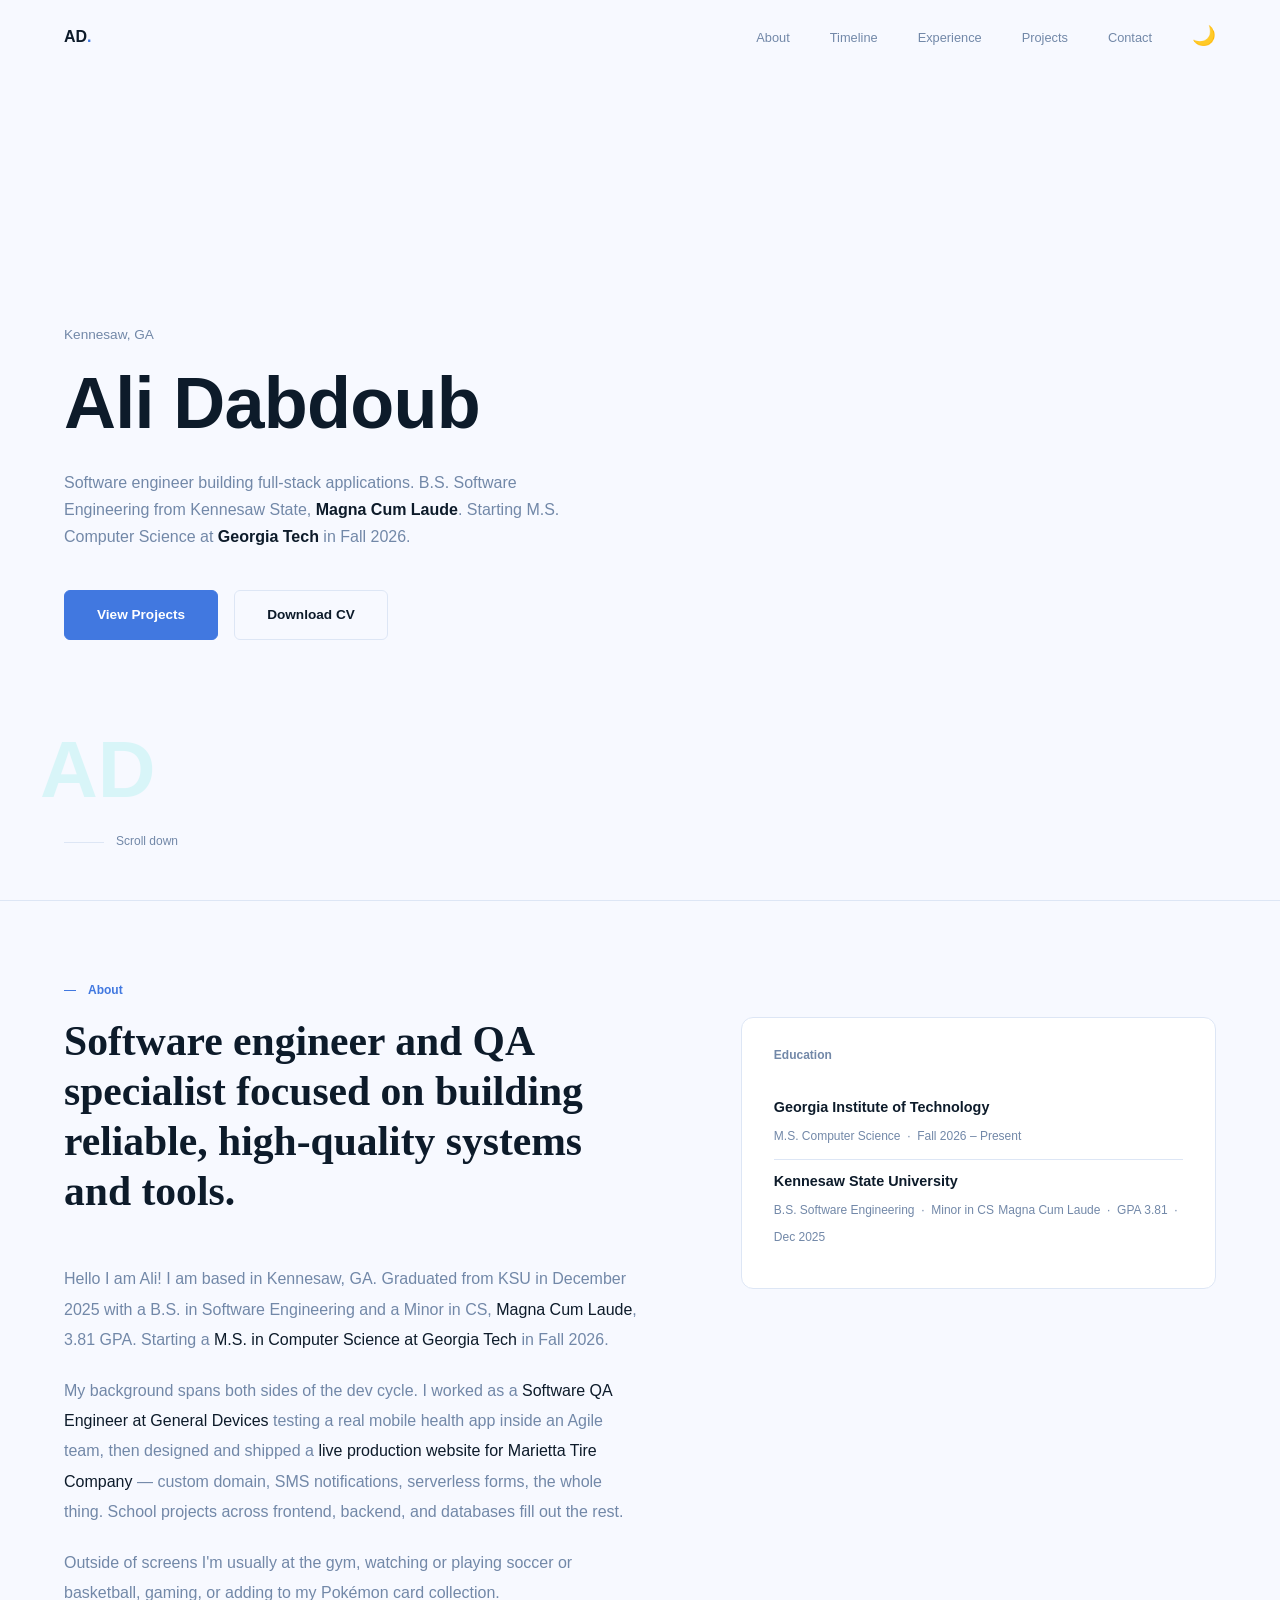
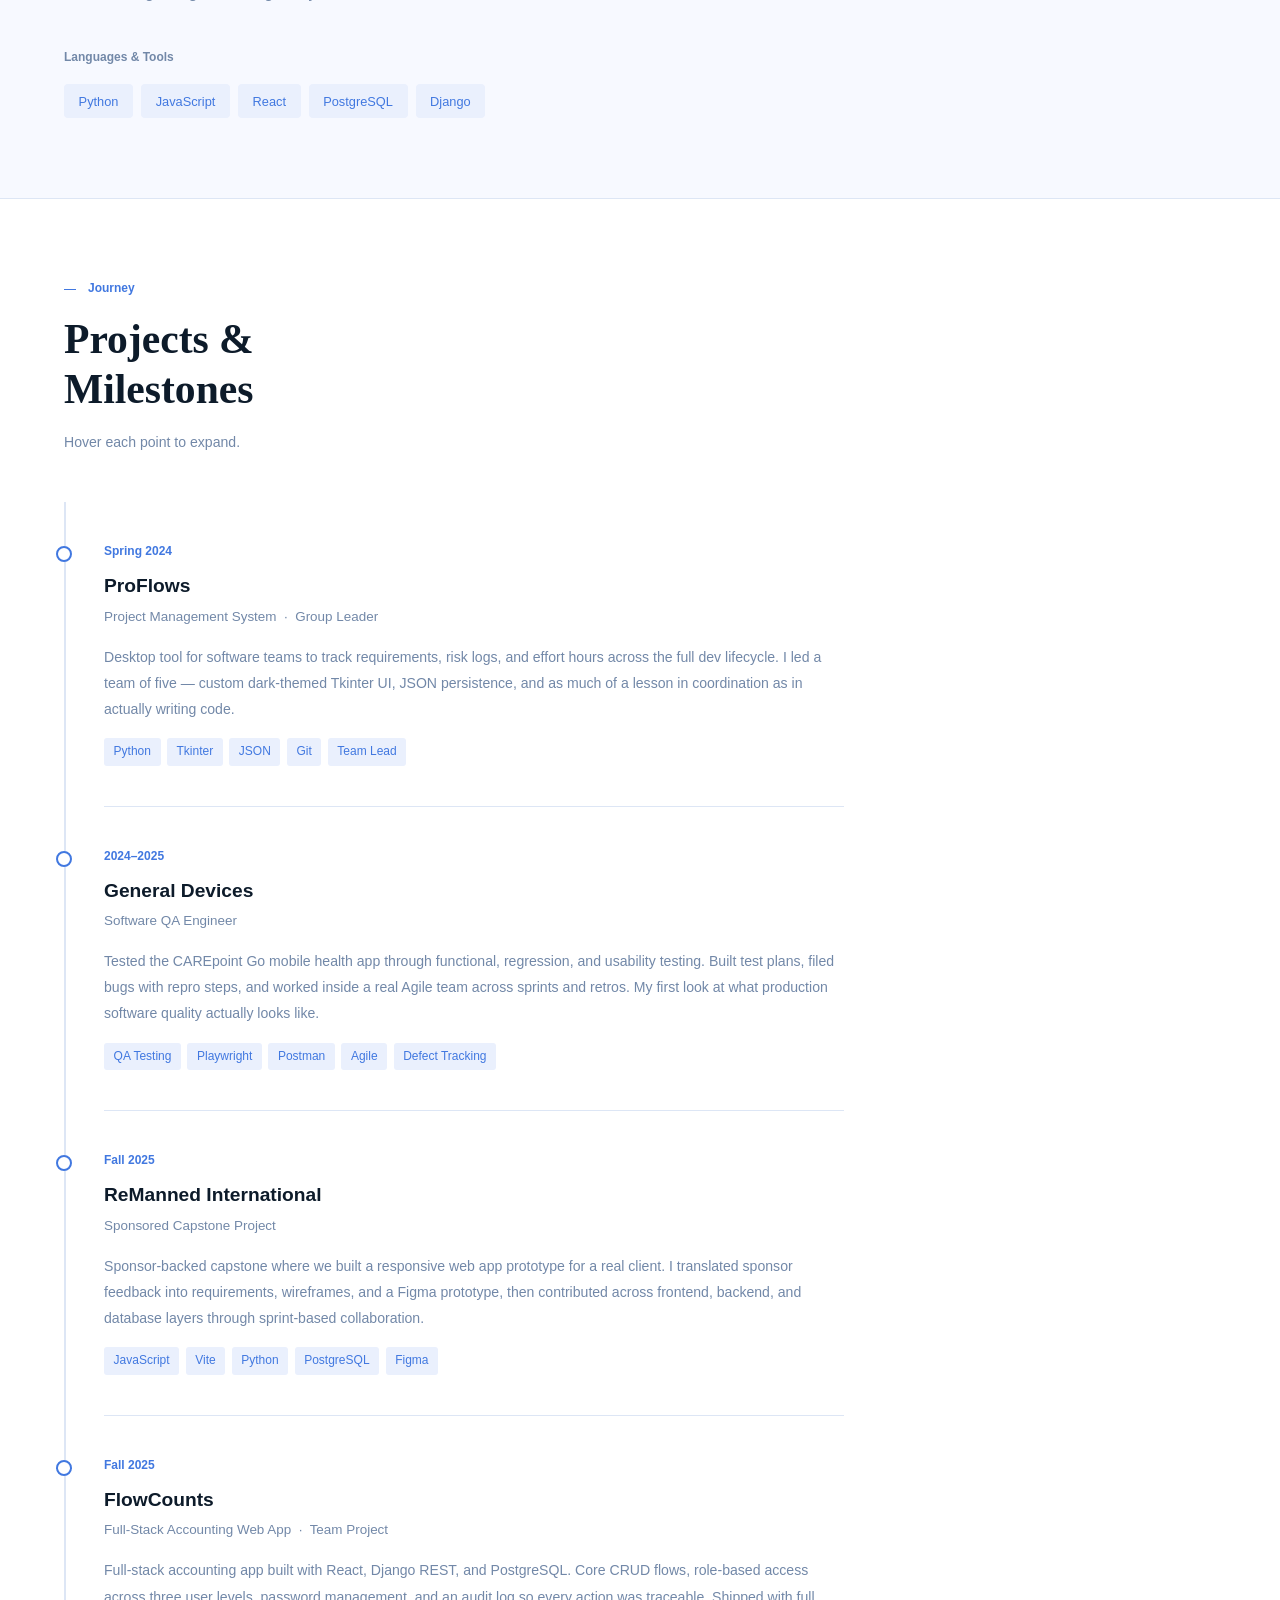
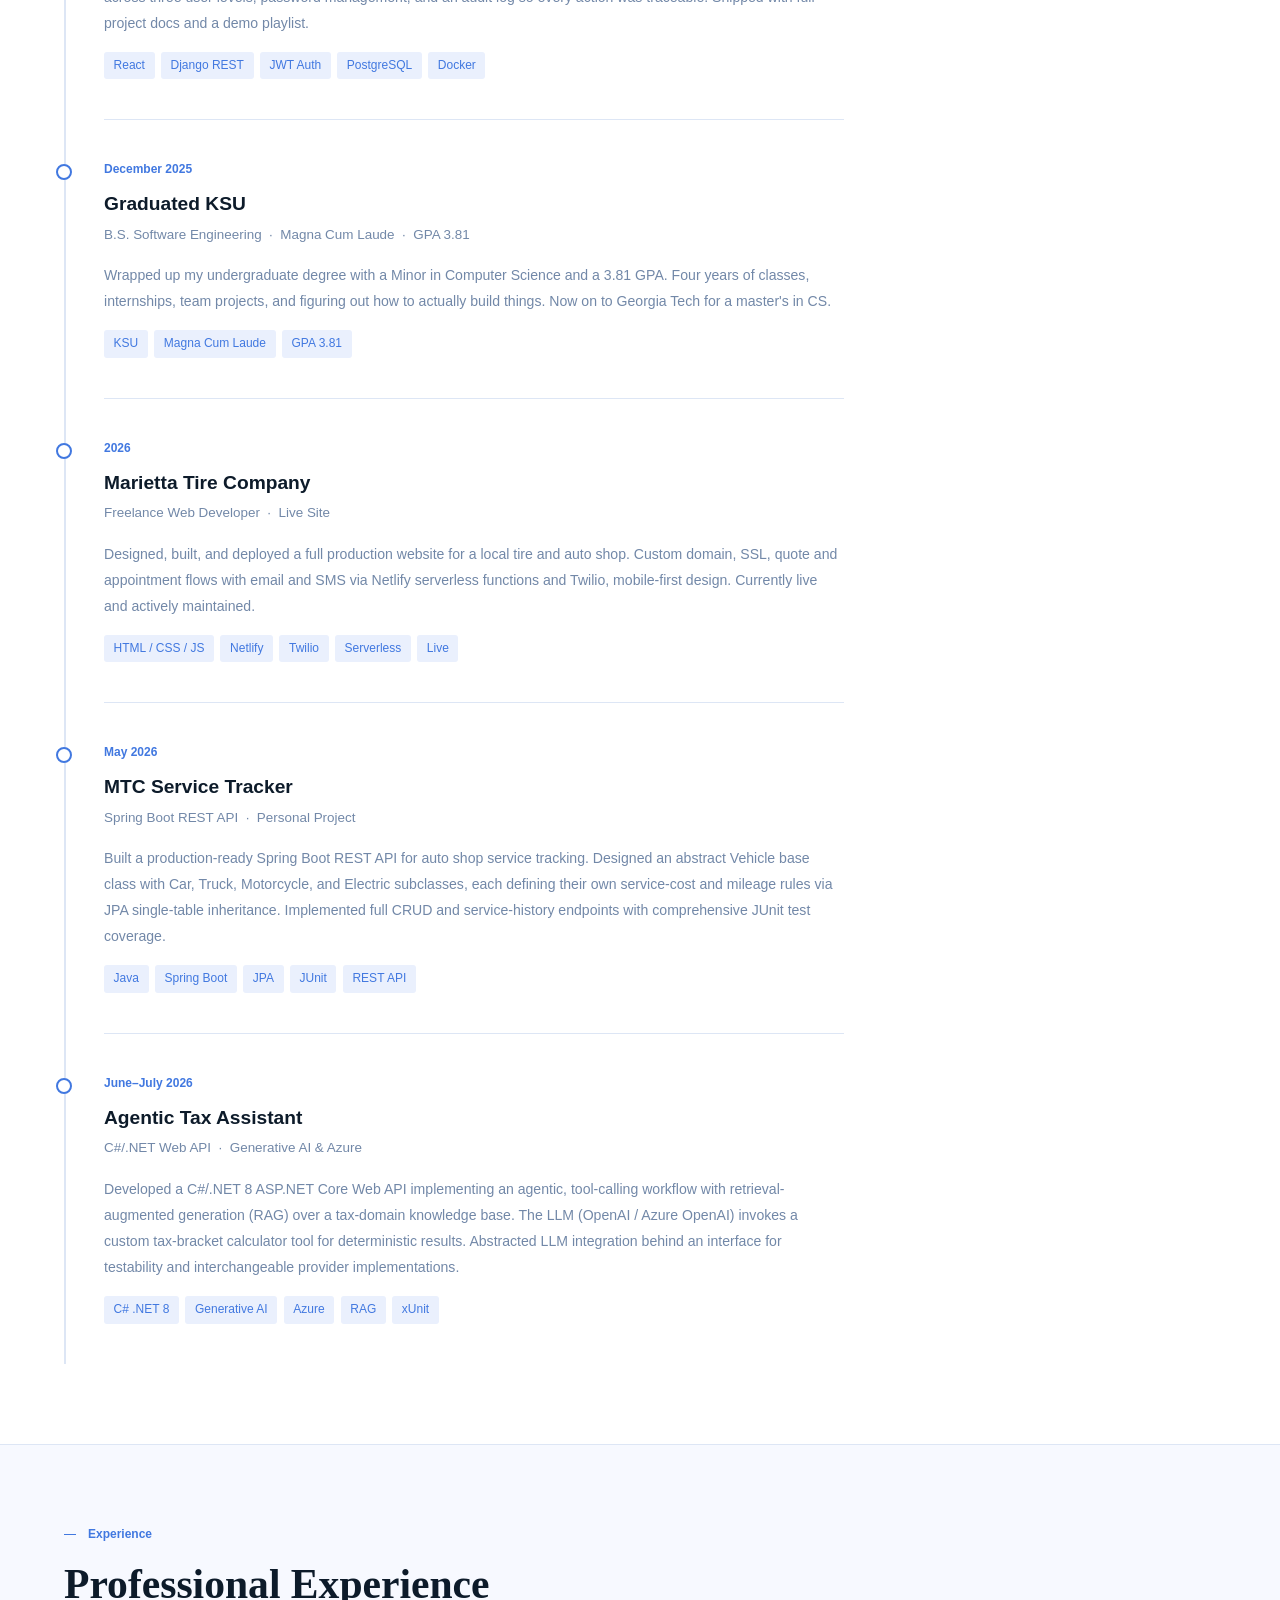
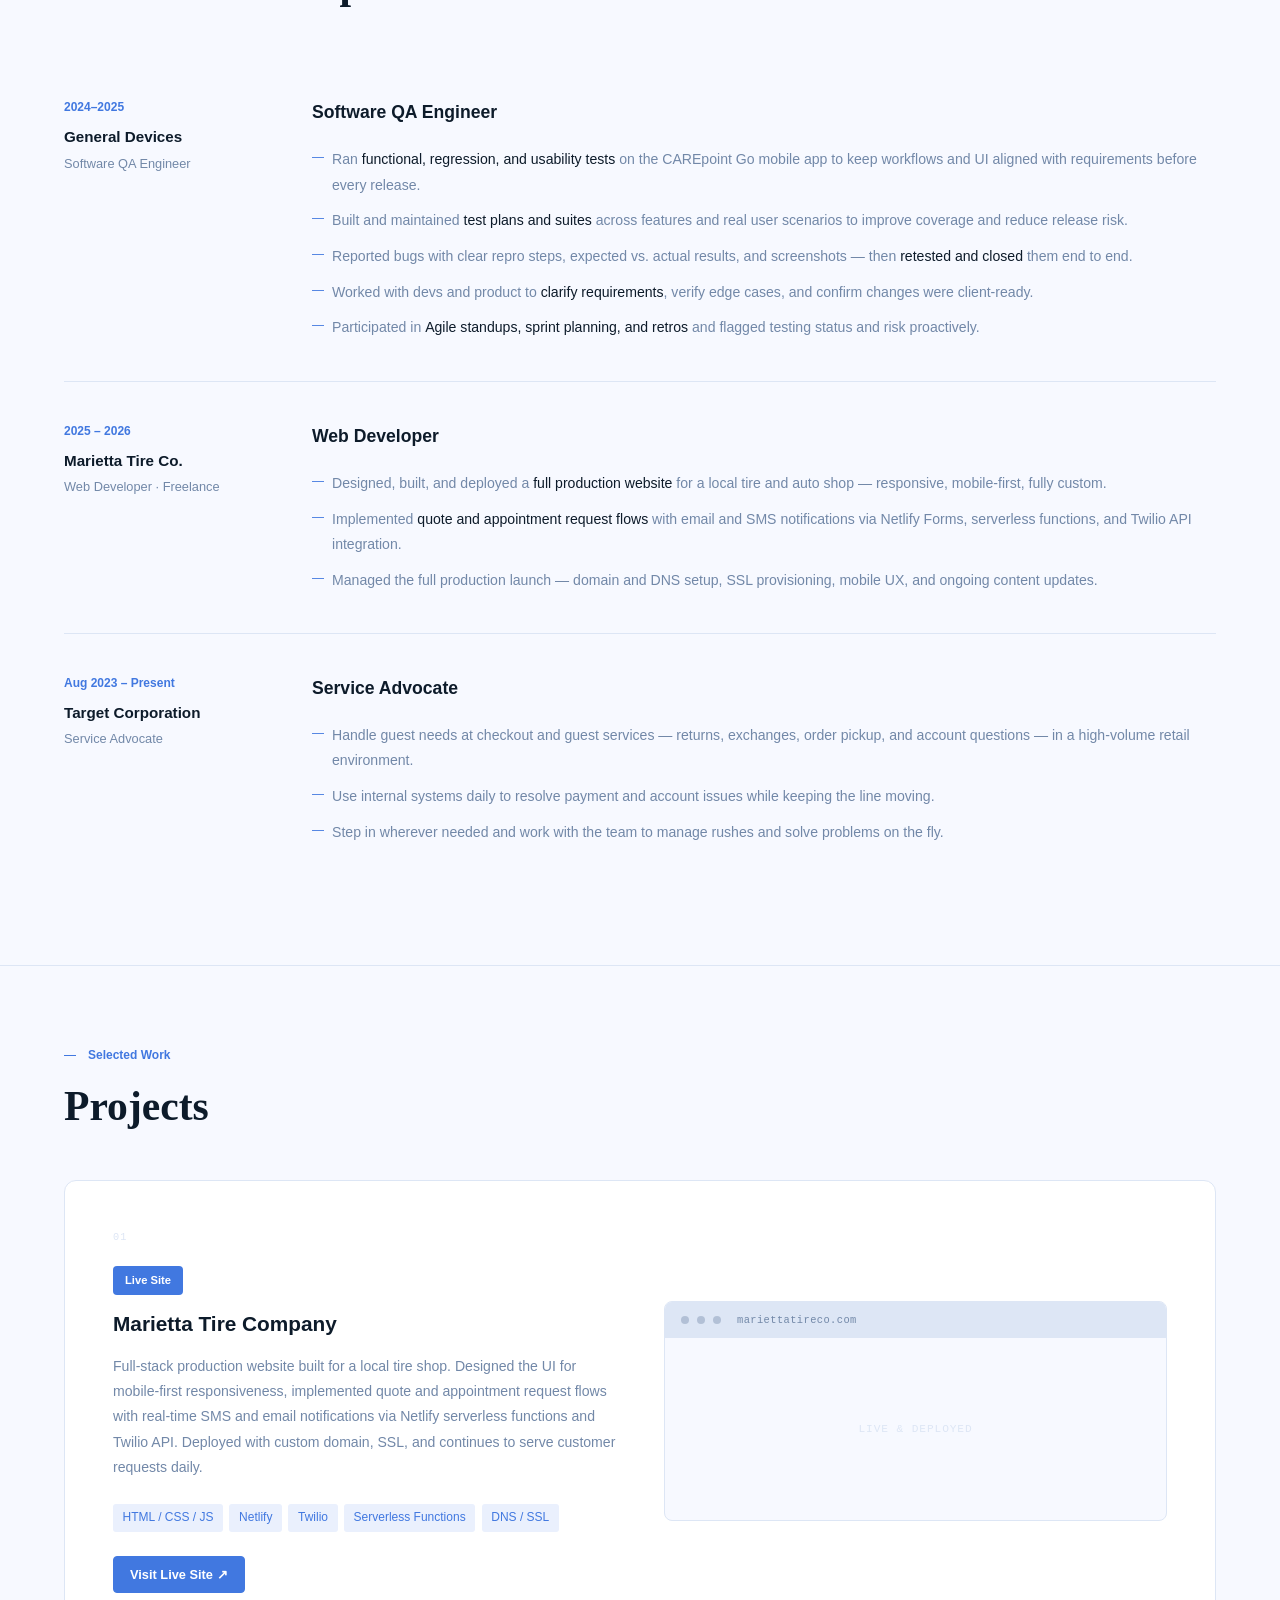
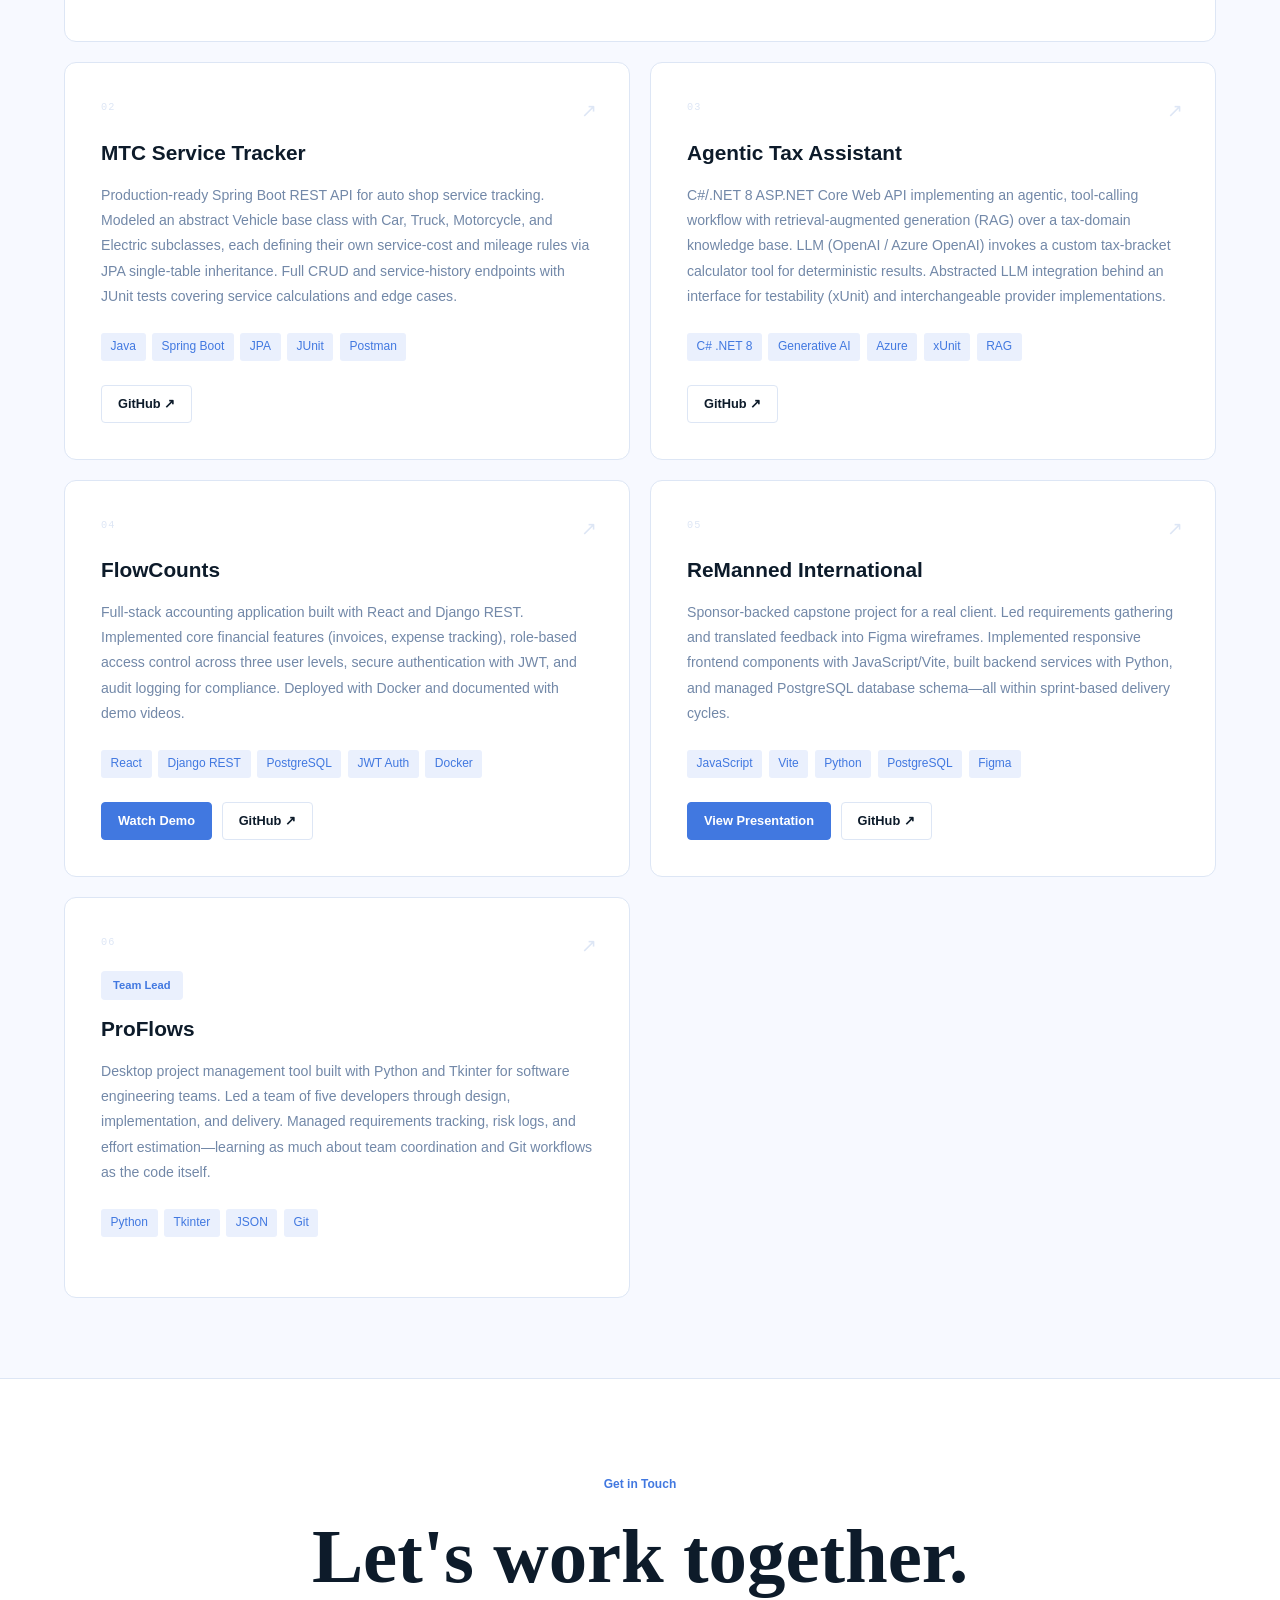
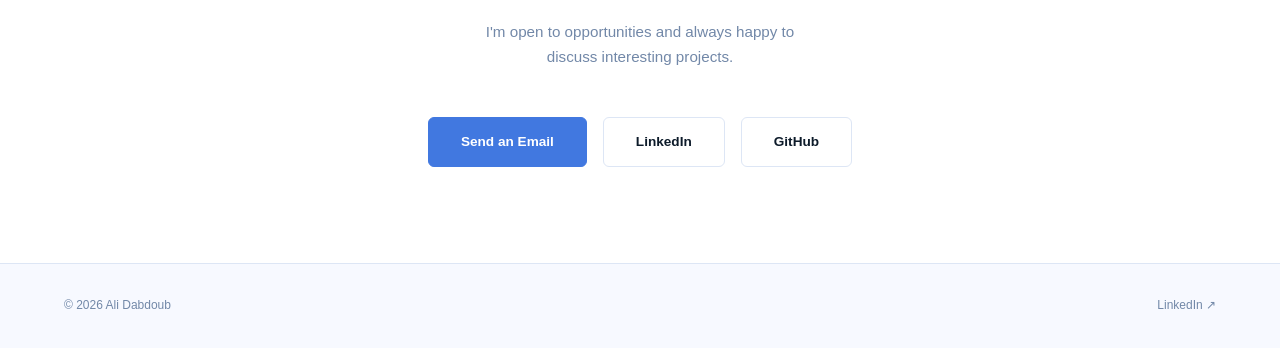
<file: index.html>
<!DOCTYPE html>
<html lang="en">
<head>
  <meta charset="UTF-8" />
  <meta name="viewport" content="width=device-width, initial-scale=1.0" />
  <title>Ali Dabdoub | Software Engineer</title>
  <link rel="icon" type="image/svg+xml" href="data:image/svg+xml,<svg xmlns='http://www.w3.org/2000/svg' viewBox='0 0 32 32'><rect width='32' height='32' rx='6' fill='%234178E0'/><text x='50%25' y='54%25' dominant-baseline='middle' text-anchor='middle' font-family='system-ui,sans-serif' font-weight='800' font-size='13' fill='white'>AD</text></svg>" />
  <meta http-equiv="Content-Security-Policy" content="default-src 'self'; script-src 'self' 'unsafe-inline'; style-src 'self' 'unsafe-inline' https://fonts.googleapis.com; font-src 'self' https://fonts.gstatic.com; img-src 'self' data:; frame-ancestors 'none'; base-uri 'self'; form-action 'self';">
  <meta name="referrer" content="strict-origin-when-cross-origin">
  <link rel="preconnect" href="https://fonts.googleapis.com" />
  <link rel="preconnect" href="https://fonts.gstatic.com" crossorigin />
  <link href="https://fonts.googleapis.com/css2?family=Inter:wght@300;400;500;600;700&family=Merriweather:wght@400;700&display=swap" rel="stylesheet" />
  <style>
    *, *::before, *::after { box-sizing: border-box; margin: 0; padding: 0; }

    :root {
      --bg: #F7F9FF;
      --surface: #FFFFFF;
      --border: #DDE6F5;
      --text: #0D1B2A;
      --muted: #7288A8;
      --accent: #4178E0;
      --accent-dim: #EAF0FD;
      --accent-hover: #2D60CC;
    }

    @media (prefers-color-scheme: dark) {
      :root {
        --bg: #0D1B2A;
        --surface: #151F33;
        --border: #2A3F5F;
        --text: #F7F9FF;
        --muted: #9BA8BB;
        --accent: #4178E0;
        --accent-dim: #1A2E52;
        --accent-hover: #5A8FFF;
      }
    }

    [data-theme="dark"] {
      --bg: #0D1B2A;
      --surface: #151F33;
      --border: #2A3F5F;
      --text: #F7F9FF;
      --muted: #9BA8BB;
      --accent: #4178E0;
      --accent-dim: #1A2E52;
      --accent-hover: #5A8FFF;
    }

    [data-theme="light"] {
      --bg: #F7F9FF;
      --surface: #FFFFFF;
      --border: #DDE6F5;
      --text: #0D1B2A;
      --muted: #7288A8;
      --accent: #4178E0;
      --accent-dim: #EAF0FD;
      --accent-hover: #2D60CC;
    }

    html { scroll-behavior: smooth; }

    body {
      background: var(--bg);
      color: var(--text);
      font-family: 'Inter', sans-serif;
      font-weight: 400;
      line-height: 1.65;
      overflow-x: hidden;
    }

    /* ── CURSOR ── */
    #cursor-dot, #cursor-ring, #cursor-glow { display: none; }

    /* ── NAV ── */
    nav {
      position: fixed;
      top: 0; left: 0; right: 0;
      z-index: 1000;
      display: flex;
      justify-content: space-between;
      align-items: center;
      padding: 1.5rem 4rem;
      transition: background 0.35s, backdrop-filter 0.35s, border-color 0.35s, padding 0.35s;
      border-bottom: 1px solid transparent;
    }

    nav.scrolled {
      background: rgba(247, 249, 255, 0.9);
      backdrop-filter: blur(16px);
      border-bottom-color: var(--border);
      padding: 1rem 4rem;
    }

    .nav-logo {
      font-family: 'Inter', sans-serif;
      font-weight: 700;
      font-size: 1rem;
      letter-spacing: 0;
      color: var(--text);
      text-decoration: none;
    }

    .nav-logo .dot { color: var(--accent); }

    nav ul { list-style: none; display: flex; gap: 2.5rem; align-items: center; }

    nav ul a {
      font-family: 'Inter', sans-serif;
      font-size: 0.8rem;
      font-weight: 500;
      letter-spacing: 0;
      color: var(--muted);
      text-decoration: none;
      text-transform: none;
      transition: color 0.2s;
    }

    nav ul a:hover { color: var(--accent); }

    #theme-toggle:hover { color: var(--accent); }

    /* ── HERO ── */
    #hero {
      min-height: 100vh;
      display: flex;
      flex-direction: column;
      justify-content: center;
      padding: 10rem 4rem 6rem;
      position: relative;
      overflow: hidden;
    }

    .hero-bg-grid { display: none; }

    #hero-canvas {
      position: absolute;
      inset: 0;
      width: 100%;
      height: 100%;
      pointer-events: none;
      opacity: 0.12;
    }

    .hero-eyebrow {
      font-family: 'Inter', sans-serif;
      font-size: 0.85rem;
      font-weight: 500;
      letter-spacing: 0;
      color: var(--muted);
      text-transform: none;
      margin-bottom: 1rem;
      position: relative; z-index: 1;
      opacity: 0;
      animation: fadeUp 0.7s 0.2s ease forwards;
    }

    .hero-name {
      font-family: 'Inter', sans-serif;
      font-weight: 700;
      font-size: clamp(2.8rem, 6vw, 4.5rem);
      line-height: 1.15;
      letter-spacing: -0.01em;
      margin-bottom: 1.5rem;
      position: relative; z-index: 1;
      opacity: 0;
      animation: fadeUp 0.7s 0.35s ease forwards;
      will-change: transform;
    }

    .hero-name .line2 { color: inherit; display: inline; }

    .hero-desc {
      max-width: 520px;
      font-size: 1rem;
      color: var(--muted);
      line-height: 1.7;
      margin-bottom: 2.5rem;
      position: relative; z-index: 1;
      opacity: 0;
      animation: fadeUp 0.7s 0.5s ease forwards;
    }

    .hero-desc strong { color: var(--text); font-weight: 600; }

    .hero-ctas {
      display: flex;
      gap: 1rem;
      flex-wrap: wrap;
      position: relative; z-index: 1;
      opacity: 0;
      animation: fadeUp 0.7s 0.65s ease forwards;
    }

    .hero-scroll {
      position: absolute;
      bottom: 3rem; left: 4rem;
      display: flex;
      align-items: center;
      gap: 0.75rem;
      opacity: 0;
      animation: fadeIn 1s 1.2s ease forwards;
    }

    .hero-scroll-line { width: 40px; height: 1px; background: var(--border); }

    .hero-scroll span {
      font-family: 'Inter', sans-serif;
      font-size: 0.75rem;
      font-weight: 500;
      letter-spacing: 0;
      text-transform: none;
      color: var(--muted);
    }

    /* ── BUTTONS ── */
    .btn {
      font-family: 'Inter', sans-serif;
      font-size: 0.85rem;
      font-weight: 600;
      letter-spacing: 0;
      text-transform: none;
      padding: 0.8rem 2rem;
      border-radius: 6px;
      text-decoration: none;
      transition: background 0.2s, border-color 0.2s, color 0.2s;
      display: inline-block;
    }

    .btn-primary { background: var(--accent); color: #fff; border: 1px solid var(--accent); }
    .btn-primary:hover { background: var(--accent-hover); border-color: var(--accent-hover); }
    .btn-outline { background: transparent; color: var(--text); border: 1px solid var(--border); }
    .btn-outline:hover { border-color: var(--accent); color: var(--accent); background: var(--accent-dim); }

    /* ── SECTIONS ── */
    section { padding: 5rem 4rem; position: relative; }

    .section-label {
      font-family: 'Inter', sans-serif;
      font-size: 0.75rem;
      font-weight: 600;
      letter-spacing: 0;
      color: var(--accent);
      text-transform: none;
      margin-bottom: 1rem;
      display: flex;
      align-items: center;
      gap: 0.75rem;
    }

    .section-label::before { content: ''; width: 12px; height: 1px; background: var(--accent); }

    h2 {
      font-family: 'Merriweather', serif;
      font-weight: 700;
      font-size: clamp(1.8rem, 3.5vw, 2.6rem);
      letter-spacing: 0;
      line-height: 1.2;
      margin-bottom: 3rem;
      color: var(--text);
    }

    /* ── ABOUT ── */
    #about { border-top: 1px solid var(--border); }

    .about-grid {
      display: grid;
      grid-template-columns: 1.1fr 0.9fr;
      gap: 6rem;
      align-items: start;
    }

    .about-text p {
      color: var(--muted);
      margin-bottom: 1.25rem;
      font-size: 1rem;
      line-height: 1.9;
    }

    .about-text p strong { color: var(--text); font-weight: 500; }

    .skills-wrap { margin-top: 2.5rem; }

    .skills-label {
      font-family: 'Inter', sans-serif;
      font-size: 0.75rem;
      font-weight: 600;
      letter-spacing: 0;
      text-transform: none;
      color: var(--muted);
      margin-bottom: 1rem;
    }

    .skills-grid { display: flex; flex-wrap: wrap; gap: 0.5rem; }

    .skill-tag {
      font-family: 'Inter', sans-serif;
      font-size: 0.8rem;
      font-weight: 500;
      letter-spacing: 0;
      color: var(--accent);
      background: var(--accent-dim);
      padding: 0.35rem 0.85rem;
      border-radius: 4px;
      border: 1px solid transparent;
      transition: border-color 0.2s;
    }

    .skill-tag:hover { border-color: var(--accent); }

    .about-aside { position: sticky; top: 8rem; }

    .stat-card {
      background: var(--surface);
      border: 1px solid var(--border);
      border-radius: 12px;
      padding: 1.75rem 2rem;
      margin-bottom: 1rem;
    }

    .stat-card h3 {
      font-family: 'Inter', sans-serif;
      font-size: 0.75rem;
      font-weight: 600;
      letter-spacing: 0;
      text-transform: none;
      color: var(--muted);
      margin-bottom: 1.25rem;
    }

    .edu-entry {
      padding: 0.65rem 0;
      border-bottom: 1px solid var(--border);
    }

    .edu-entry:last-child { border-bottom: none; }

    .edu-entry strong {
      display: block;
      font-family: 'Inter', sans-serif;
      font-size: 0.9rem;
      font-weight: 600;
      color: var(--text);
      margin-bottom: 0.15rem;
    }

    .edu-entry span {
      font-family: 'Inter', sans-serif;
      font-size: 0.75rem;
      font-weight: 400;
      color: var(--muted);
      letter-spacing: 0;
    }

    .status-pill {
      display: inline-flex;
      align-items: center;
      gap: 0.4rem;
      font-family: 'DM Mono', monospace;
      font-size: 0.65rem;
      letter-spacing: 0.08em;
      text-transform: uppercase;
      color: #16A34A;
      background: #F0FDF4;
      border: 1px solid #BBF7D0;
      padding: 0.35rem 0.85rem;
      border-radius: 100px;
      margin-top: 0.75rem;
    }

    .status-pill::before {
      content: '';
      width: 6px; height: 6px;
      background: #16A34A;
      border-radius: 50%;
      animation: blink 2s infinite;
    }

    @keyframes blink {
      0%, 100% { opacity: 1; }
      50% { opacity: 0.3; }
    }

    /* ── TIMELINE ── */
    #timeline { border-top: 1px solid var(--border); background: var(--surface); }

    .timeline-wrap {
      position: relative;
      padding-left: 2.5rem;
      max-width: 780px;
    }

    .timeline-line {
      position: absolute;
      left: 0; top: 0; bottom: 0;
      width: 2px;
      background: var(--border);
      overflow: hidden;
    }

    .timeline-line-fill {
      position: absolute;
      top: 0; left: 0;
      width: 100%;
      background: var(--accent);
      height: 0%;
      transition: height 0.4s ease;
    }

    .timeline-item {
      position: relative;
      padding: 2.5rem 0;
      border-bottom: 1px solid var(--border);
    }

    .timeline-item:last-child { border-bottom: none; }

    .timeline-dot {
      position: absolute;
      left: -3rem;
      top: 2.75rem;
      width: 16px; height: 16px;
      border-radius: 50%;
      border: 2px solid var(--accent);
      background: var(--surface);
      transition: background 0.3s, transform 0.3s, box-shadow 0.3s;
    }

    .timeline-item:hover .timeline-dot {
      background: var(--accent);
      transform: scale(1.35);
      box-shadow: 0 0 0 5px rgba(65,120,224,0.12);
    }

    .timeline-date {
      font-family: 'Inter', sans-serif;
      font-size: 0.75rem;
      font-weight: 600;
      letter-spacing: 0;
      text-transform: none;
      color: var(--accent);
      margin-bottom: 0.5rem;
    }

    .timeline-title {
      font-family: 'Inter', sans-serif;
      font-weight: 600;
      font-size: 1.2rem;
      letter-spacing: 0;
      color: var(--text);
      margin-bottom: 0.25rem;
      transition: color 0.2s;
    }


    .timeline-sub {
      font-size: 0.84rem;
      color: var(--muted);
    }

    .timeline-body {
      opacity: 1;
      margin-top: 1rem;
    }

    .timeline-body p {
      font-size: 0.88rem;
      color: var(--muted);
      line-height: 1.85;
      margin-bottom: 1rem;
    }

    .t-tags { display: flex; flex-wrap: wrap; gap: 0.4rem; }

    .t-tag {
      font-family: 'Inter', sans-serif;
      font-size: 0.75rem;
      font-weight: 500;
      letter-spacing: 0;
      color: var(--accent);
      background: var(--accent-dim);
      border: none;
      padding: 0.25rem 0.6rem;
      border-radius: 3px;
    }

    /* ── EXPERIENCE ── */
    #experience { border-top: 1px solid var(--border); }

    .exp-item {
      display: grid;
      grid-template-columns: 200px 1fr;
      gap: 3rem;
      align-items: start;
      padding: 2.5rem 0;
      border-bottom: 1px solid var(--border);
    }

    .exp-item:last-child { border-bottom: none; }

    .exp-meta { position: sticky; top: 8rem; }

    .exp-date {
      font-family: 'Inter', sans-serif;
      font-size: 0.75rem;
      font-weight: 600;
      letter-spacing: 0;
      text-transform: none;
      color: var(--accent);
      display: block;
      margin-bottom: 0.4rem;
    }

    .exp-company {
      font-family: 'Inter', sans-serif;
      font-weight: 700;
      font-size: 0.95rem;
      color: var(--text);
      display: block;
      margin-bottom: 0.2rem;
    }

    .exp-type {
      font-family: 'Inter', sans-serif;
      font-size: 0.8rem;
      font-weight: 400;
      letter-spacing: 0;
      color: var(--muted);
      display: block;
    }

    .exp-body h4 {
      font-family: 'Inter', sans-serif;
      font-weight: 700;
      font-size: 1.1rem;
      letter-spacing: 0;
      margin-bottom: 1.25rem;
      color: var(--text);
    }

    .exp-body ul { list-style: none; display: flex; flex-direction: column; gap: 0.65rem; }

    .exp-body ul li {
      font-size: 0.88rem;
      color: var(--muted);
      line-height: 1.8;
      padding-left: 1.25rem;
      position: relative;
    }

    .exp-body ul li::before {
      content: '—';
      position: absolute;
      left: 0;
      color: var(--accent);
      font-size: 0.75rem;
    }

    .exp-body ul li strong { color: var(--text); font-weight: 500; }

    /* ── PROJECTS ── */
    #projects { border-top: 1px solid var(--border); background: var(--bg); }

    .projects-grid {
      display: grid;
      grid-template-columns: 1fr 1fr;
      gap: 1.25rem;
    }

    .project-card {
      background: var(--surface);
      border: 1px solid var(--border);
      border-radius: 12px;
      padding: 2.25rem;
      position: relative;
      transition: border-color 0.3s, box-shadow 0.3s;
      text-decoration: none;
      color: inherit;
      display: block;
    }

    .project-card:hover {
      border-color: var(--accent);
      box-shadow: 0 16px 48px rgba(65,120,224,0.1);
    }

    .project-card.featured {
      grid-column: 1 / -1;
      display: grid;
      grid-template-columns: 1fr 1fr;
      gap: 3rem;
      align-items: center;
      padding: 3rem;
    }

    .project-num {
      font-family: 'DM Mono', monospace;
      font-size: 0.64rem;
      letter-spacing: 0.1em;
      color: var(--border);
      margin-bottom: 1.25rem;
    }

    .project-badge {
      display: inline-block;
      font-family: 'Inter', sans-serif;
      font-size: 0.7rem;
      font-weight: 600;
      letter-spacing: 0;
      text-transform: none;
      background: var(--accent);
      color: #fff;
      padding: 0.35rem 0.75rem;
      border-radius: 4px;
      margin-bottom: 0.75rem;
    }

    .project-badge.soft {
      background: var(--accent-dim);
      color: var(--accent);
    }

    .project-card h3 {
      font-family: 'Inter', sans-serif;
      font-weight: 700;
      font-size: 1.3rem;
      letter-spacing: 0;
      margin-bottom: 0.75rem;
      color: var(--text);
      transition: color 0.2s;
    }

    .project-card:hover h3 { color: var(--accent); }

    .project-card p {
      font-size: 0.88rem;
      color: var(--muted);
      line-height: 1.8;
      margin-bottom: 1.5rem;
    }

    .p-tags { display: flex; flex-wrap: wrap; gap: 0.4rem; margin-bottom: 1.5rem; }

    .p-tag {
      font-family: 'Inter', sans-serif;
      font-size: 0.75rem;
      font-weight: 500;
      letter-spacing: 0;
      color: var(--accent);
      background: var(--accent-dim);
      border: none;
      padding: 0.25rem 0.6rem;
      border-radius: 3px;
    }

    .p-links { display: flex; gap: 0.6rem; flex-wrap: wrap; }

    .p-link {
      font-family: 'Inter', sans-serif;
      font-size: 0.8rem;
      font-weight: 600;
      letter-spacing: 0;
      text-transform: none;
      color: var(--text);
      border: 1px solid var(--border);
      padding: 0.45rem 1rem;
      border-radius: 4px;
      text-decoration: none;
      transition: border-color 0.2s, color 0.2s, background 0.2s;
    }

    .p-link:hover { border-color: var(--accent); color: var(--accent); background: var(--accent-dim); }

    .p-link.primary { background: var(--accent); border-color: var(--accent); color: #fff; }
    .p-link.primary:hover { background: var(--accent-hover); border-color: var(--accent-hover); }

    .card-arrow {
      position: absolute;
      top: 2rem; right: 2rem;
      font-size: 1.2rem;
      color: var(--border);
      transition: color 0.25s, transform 0.25s;
    }

    .project-card:hover .card-arrow { color: var(--accent); transform: translate(3px, -3px); }

    .card-visual {
      background: var(--bg);
      border: 1px solid var(--border);
      border-radius: 8px;
      height: 220px;
      display: flex;
      flex-direction: column;
      overflow: hidden;
    }

    .card-visual-bar {
      background: var(--border);
      padding: 0.6rem 1rem;
      display: flex;
      align-items: center;
      gap: 0.5rem;
      flex-shrink: 0;
    }

    .card-visual-dot {
      width: 8px; height: 8px;
      border-radius: 50%;
      background: var(--muted);
      opacity: 0.4;
    }

    .card-visual-url {
      font-family: 'DM Mono', monospace;
      font-size: 0.65rem;
      color: var(--muted);
      letter-spacing: 0.04em;
      margin-left: 0.5rem;
    }

    .card-visual-body {
      flex: 1;
      display: flex;
      align-items: center;
      justify-content: center;
      font-family: 'DM Mono', monospace;
      font-size: 0.7rem;
      letter-spacing: 0.08em;
      text-transform: uppercase;
      color: var(--border);
    }

    /* ── CONTACT ── */
    #contact {
      border-top: 1px solid var(--border);
      text-align: center;
      background: var(--surface);
      padding: 6rem 4rem;
    }

    #contact .section-label { justify-content: center; }
    #contact .section-label::before { display: none; }

    #contact h2 { font-size: clamp(2.5rem, 6vw, 5rem); margin-bottom: 1rem; }
    #contact h2 em { font-style: normal; color: var(--accent); }

    .contact-sub {
      color: var(--muted);
      font-size: 0.95rem;
      margin-bottom: 3rem;
      max-width: 360px;
      margin-left: auto;
      margin-right: auto;
    }

    .contact-links { display: flex; justify-content: center; gap: 1rem; flex-wrap: wrap; }

    /* ── FOOTER ── */
    footer {
      border-top: 1px solid var(--border);
      padding: 2rem 4rem;
      display: flex;
      justify-content: space-between;
      align-items: center;
    }

    footer p {
      font-family: 'Inter', sans-serif;
      font-size: 0.75rem;
      font-weight: 500;
      color: var(--muted);
      letter-spacing: 0;
    }

    /* ── REVEAL ── */
    .reveal {
      opacity: 0;
      transform: translateY(22px);
      transition: opacity 0.7s ease, transform 0.7s ease;
    }

    .reveal.visible { opacity: 1; transform: translateY(0); }

    /* ── KEYFRAMES ── */
    @keyframes fadeUp {
      from { opacity: 0; transform: translateY(20px); }
      to   { opacity: 1; transform: translateY(0); }
    }

    @keyframes fadeIn {
      from { opacity: 0; }
      to   { opacity: 1; }
    }

    /* ── RESPONSIVE ── */
    @media (max-width: 900px) {
      nav { padding: 1.25rem 1.5rem; }
      nav.scrolled { padding: 0.875rem 1.5rem; }
      section { padding: 4rem 1.5rem; }
      #hero { padding: 6rem 1.5rem 4rem; }
      #contact { padding: 4rem 1.5rem; }
      footer { padding: 1.5rem; flex-direction: column; gap: 0.5rem; text-align: center; }
      .about-grid { grid-template-columns: 1fr; gap: 2rem; }
      .about-aside { position: static; }
      .exp-item { grid-template-columns: 1fr; gap: 1rem; }
      .exp-meta { position: static; }
      .projects-grid { grid-template-columns: 1fr; }
      .project-card.featured { grid-template-columns: 1fr; gap: 2rem; }
    }

    @media (max-width: 600px) {
      nav ul { gap: 1.25rem; }
      nav ul li:nth-child(2), nav ul li:nth-child(3) { display: none; }
      .hero-scroll { display: none; }
      h2 { font-size: clamp(1.5rem, 3vw, 2rem); }
    }

  </style>
</head>
<body>


<!-- NAV -->
<nav id="nav">
  <a href="#hero" class="nav-logo">AD<span class="dot">.</span></a>
  <ul>
    <li><a href="#about">About</a></li>
    <li><a href="#timeline">Timeline</a></li>
    <li><a href="#experience">Experience</a></li>
    <li><a href="#projects">Projects</a></li>
    <li><a href="#contact">Contact</a></li>
    <li><button id="theme-toggle" aria-label="Toggle dark mode" style="background: none; border: none; cursor: pointer; font-size: 1.2rem; padding: 0; color: var(--muted); transition: color 0.2s;">🌙</button></li>
  </ul>
</nav>

<!-- HERO -->
<section id="hero">
  <canvas id="hero-canvas"></canvas>
  <div class="hero-eyebrow">Kennesaw, GA</div>
  <h1 class="hero-name" id="heroName">Ali Dabdoub</h1>
  <p class="hero-desc">
    Software engineer building full-stack applications. B.S. Software Engineering from Kennesaw State, <strong>Magna Cum Laude</strong>. Starting M.S. Computer Science at <strong>Georgia Tech</strong> in Fall 2026.
  </p>
  <div class="hero-ctas">
    <a href="#projects" class="btn btn-primary">View Projects</a>
    <a href="adabdoub.pdf" class="btn btn-outline" target="_blank">Download CV</a>
  </div>
  <div class="hero-scroll">
    <div class="hero-scroll-line"></div>
    <span>Scroll down</span>
  </div>
</section>

<!-- ABOUT -->
<section id="about">
  <div class="section-label">About</div>
  <div class="about-grid">
    <div class="about-text reveal">
      <h2>Software engineer and QA specialist focused on building reliable, high-quality systems and tools.</h2>
      <p>
        Hello I am Ali! I am based in Kennesaw, GA. Graduated from KSU in December 2025 with a B.S. in Software Engineering and a Minor in CS, <strong>Magna Cum Laude</strong>, 3.81 GPA. Starting a <strong>M.S. in Computer Science at Georgia Tech</strong> in Fall 2026.
      </p>
      <p>
        My background spans both sides of the dev cycle. I worked as a <strong>Software QA Engineer at General Devices</strong> testing a real mobile health app inside an Agile team, then designed and shipped a <strong>live production website for Marietta Tire Company</strong> — custom domain, SMS notifications, serverless forms, the whole thing. School projects across frontend, backend, and databases fill out the rest.
      </p>
      <p>
        Outside of screens I'm usually at the gym, watching or playing soccer or basketball, gaming, or adding to my Pokémon card collection.
      </p>
      <div class="skills-wrap">
        <div class="skills-label">Languages & Tools</div>
        <div class="skills-grid">
          <span class="skill-tag">Python</span>
          <span class="skill-tag">JavaScript</span>
          <span class="skill-tag">React</span>
          <span class="skill-tag">PostgreSQL</span>
          <span class="skill-tag">Django</span>
        </div>
      </div>
    </div>
    <div class="about-aside reveal">
      <div class="stat-card">
        <h3>Education</h3>
        <div class="edu-entry">
          <strong>Georgia Institute of Technology</strong>
          <span>M.S. Computer Science &nbsp;·&nbsp; Fall 2026 – Present</span>
        </div>
        <div class="edu-entry">
          <strong>Kennesaw State University</strong>
          <span>B.S. Software Engineering &nbsp;·&nbsp; Minor in CS</span>
          <span>Magna Cum Laude &nbsp;·&nbsp; GPA 3.81 &nbsp;·&nbsp; Dec 2025</span>
        </div>
      </div>
    </div>
  </div>
</section>

<!-- TIMELINE -->
<section id="timeline">
  <div class="section-label">Journey</div>
  <h2>Projects &amp;<br>Milestones</h2>
  <p style="color:var(--muted); font-size:0.88rem; margin-bottom:3rem; margin-top:-2rem;">Hover each point to expand.</p>
  <div class="timeline-wrap">
    <div class="timeline-line">
      <div class="timeline-line-fill" id="timelineFill"></div>
    </div>

    <div class="timeline-item reveal">
      <div class="timeline-dot"></div>
      <div class="timeline-date">Spring 2024</div>
      <div class="timeline-title">ProFlows</div>
      <div class="timeline-sub">Project Management System &nbsp;·&nbsp; Group Leader</div>
      <div class="timeline-body">
        <p>Desktop tool for software teams to track requirements, risk logs, and effort hours across the full dev lifecycle. I led a team of five — custom dark-themed Tkinter UI, JSON persistence, and as much of a lesson in coordination as in actually writing code.</p>
        <div class="t-tags">
          <span class="t-tag">Python</span>
          <span class="t-tag">Tkinter</span>
          <span class="t-tag">JSON</span>
          <span class="t-tag">Git</span>
          <span class="t-tag">Team Lead</span>
        </div>
      </div>
    </div>

    <div class="timeline-item reveal">
      <div class="timeline-dot"></div>
      <div class="timeline-date">2024–2025</div>
      <div class="timeline-title">General Devices</div>
      <div class="timeline-sub">Software QA Engineer</div>
      <div class="timeline-body">
        <p>Tested the CAREpoint Go mobile health app through functional, regression, and usability testing. Built test plans, filed bugs with repro steps, and worked inside a real Agile team across sprints and retros. My first look at what production software quality actually looks like.</p>
        <div class="t-tags">
          <span class="t-tag">QA Testing</span>
          <span class="t-tag">Playwright</span>
          <span class="t-tag">Postman</span>
          <span class="t-tag">Agile</span>
          <span class="t-tag">Defect Tracking</span>
        </div>
      </div>
    </div>

    <div class="timeline-item reveal">
      <div class="timeline-dot"></div>
      <div class="timeline-date">Fall 2025</div>
      <div class="timeline-title">ReManned International</div>
      <div class="timeline-sub">Sponsored Capstone Project</div>
      <div class="timeline-body">
        <p>Sponsor-backed capstone where we built a responsive web app prototype for a real client. I translated sponsor feedback into requirements, wireframes, and a Figma prototype, then contributed across frontend, backend, and database layers through sprint-based collaboration.</p>
        <div class="t-tags">
          <span class="t-tag">JavaScript</span>
          <span class="t-tag">Vite</span>
          <span class="t-tag">Python</span>
          <span class="t-tag">PostgreSQL</span>
          <span class="t-tag">Figma</span>
        </div>
      </div>
    </div>

    <div class="timeline-item reveal">
      <div class="timeline-dot"></div>
      <div class="timeline-date">Fall 2025</div>
      <div class="timeline-title">FlowCounts</div>
      <div class="timeline-sub">Full-Stack Accounting Web App &nbsp;·&nbsp; Team Project</div>
      <div class="timeline-body">
        <p>Full-stack accounting app built with React, Django REST, and PostgreSQL. Core CRUD flows, role-based access across three user levels, password management, and an audit log so every action was traceable. Shipped with full project docs and a demo playlist.</p>
        <div class="t-tags">
          <span class="t-tag">React</span>
          <span class="t-tag">Django REST</span>
          <span class="t-tag">JWT Auth</span>
          <span class="t-tag">PostgreSQL</span>
          <span class="t-tag">Docker</span>
        </div>
      </div>
    </div>

    <div class="timeline-item reveal">
      <div class="timeline-dot"></div>
      <div class="timeline-date">December 2025</div>
      <div class="timeline-title">Graduated KSU</div>
      <div class="timeline-sub">B.S. Software Engineering &nbsp;·&nbsp; Magna Cum Laude &nbsp;·&nbsp; GPA 3.81</div>
      <div class="timeline-body">
        <p>Wrapped up my undergraduate degree with a Minor in Computer Science and a 3.81 GPA. Four years of classes, internships, team projects, and figuring out how to actually build things. Now on to Georgia Tech for a master's in CS.</p>
        <div class="t-tags">
          <span class="t-tag">KSU</span>
          <span class="t-tag">Magna Cum Laude</span>
          <span class="t-tag">GPA 3.81</span>
        </div>
      </div>
    </div>

    <div class="timeline-item reveal">
      <div class="timeline-dot"></div>
      <div class="timeline-date">2026</div>
      <div class="timeline-title">Marietta Tire Company</div>
      <div class="timeline-sub">Freelance Web Developer &nbsp;·&nbsp; Live Site</div>
      <div class="timeline-body">
        <p>Designed, built, and deployed a full production website for a local tire and auto shop. Custom domain, SSL, quote and appointment flows with email and SMS via Netlify serverless functions and Twilio, mobile-first design. Currently live and actively maintained.</p>
        <div class="t-tags">
          <span class="t-tag">HTML / CSS / JS</span>
          <span class="t-tag">Netlify</span>
          <span class="t-tag">Twilio</span>
          <span class="t-tag">Serverless</span>
          <span class="t-tag">Live</span>
        </div>
      </div>
    </div>

    <div class="timeline-item reveal">
      <div class="timeline-dot"></div>
      <div class="timeline-date">May 2026</div>
      <div class="timeline-title">MTC Service Tracker</div>
      <div class="timeline-sub">Spring Boot REST API &nbsp;·&nbsp; Personal Project</div>
      <div class="timeline-body">
        <p>Built a production-ready Spring Boot REST API for auto shop service tracking. Designed an abstract Vehicle base class with Car, Truck, Motorcycle, and Electric subclasses, each defining their own service-cost and mileage rules via JPA single-table inheritance. Implemented full CRUD and service-history endpoints with comprehensive JUnit test coverage.</p>
        <div class="t-tags">
          <span class="t-tag">Java</span>
          <span class="t-tag">Spring Boot</span>
          <span class="t-tag">JPA</span>
          <span class="t-tag">JUnit</span>
          <span class="t-tag">REST API</span>
        </div>
      </div>
    </div>

    <div class="timeline-item reveal">
      <div class="timeline-dot"></div>
      <div class="timeline-date">June–July 2026</div>
      <div class="timeline-title">Agentic Tax Assistant</div>
      <div class="timeline-sub">C#/.NET Web API &nbsp;·&nbsp; Generative AI &amp; Azure</div>
      <div class="timeline-body">
        <p>Developed a C#/.NET 8 ASP.NET Core Web API implementing an agentic, tool-calling workflow with retrieval-augmented generation (RAG) over a tax-domain knowledge base. The LLM (OpenAI / Azure OpenAI) invokes a custom tax-bracket calculator tool for deterministic results. Abstracted LLM integration behind an interface for testability and interchangeable provider implementations.</p>
        <div class="t-tags">
          <span class="t-tag">C# .NET 8</span>
          <span class="t-tag">Generative AI</span>
          <span class="t-tag">Azure</span>
          <span class="t-tag">RAG</span>
          <span class="t-tag">xUnit</span>
        </div>
      </div>
    </div>

  </div>
</section>

<!-- EXPERIENCE -->
<section id="experience">
  <div class="section-label">Experience</div>
  <h2>Professional Experience</h2>
  <div>

    <div class="exp-item reveal">
      <div class="exp-meta">
        <span class="exp-date">2024–2025</span>
        <span class="exp-company">General Devices</span>
        <span class="exp-type">Software QA Engineer</span>
      </div>
      <div class="exp-body">
        <h4>Software QA Engineer</h4>
        <ul>
          <li>Ran <strong>functional, regression, and usability tests</strong> on the CAREpoint Go mobile app to keep workflows and UI aligned with requirements before every release.</li>
          <li>Built and maintained <strong>test plans and suites</strong> across features and real user scenarios to improve coverage and reduce release risk.</li>
          <li>Reported bugs with clear repro steps, expected vs. actual results, and screenshots — then <strong>retested and closed</strong> them end to end.</li>
          <li>Worked with devs and product to <strong>clarify requirements</strong>, verify edge cases, and confirm changes were client-ready.</li>
          <li>Participated in <strong>Agile standups, sprint planning, and retros</strong> and flagged testing status and risk proactively.</li>
        </ul>
      </div>
    </div>

    <div class="exp-item reveal">
      <div class="exp-meta">
        <span class="exp-date">2025 – 2026</span>
        <span class="exp-company">Marietta Tire Co.</span>
        <span class="exp-type">Web Developer · Freelance</span>
      </div>
      <div class="exp-body">
        <h4>Web Developer</h4>
        <ul>
          <li>Designed, built, and deployed a <strong>full production website</strong> for a local tire and auto shop — responsive, mobile-first, fully custom.</li>
          <li>Implemented <strong>quote and appointment request flows</strong> with email and SMS notifications via Netlify Forms, serverless functions, and Twilio API integration.</li>
          <li>Managed the full production launch — domain and DNS setup, SSL provisioning, mobile UX, and ongoing content updates.</li>
        </ul>
      </div>
    </div>

    <div class="exp-item reveal">
      <div class="exp-meta">
        <span class="exp-date">Aug 2023 – Present</span>
        <span class="exp-company">Target Corporation</span>
        <span class="exp-type">Service Advocate</span>
      </div>
      <div class="exp-body">
        <h4>Service Advocate</h4>
        <ul>
          <li>Handle guest needs at checkout and guest services — returns, exchanges, order pickup, and account questions — in a high-volume retail environment.</li>
          <li>Use internal systems daily to resolve payment and account issues while keeping the line moving.</li>
          <li>Step in wherever needed and work with the team to manage rushes and solve problems on the fly.</li>
        </ul>
      </div>
    </div>

  </div>
</section>

<!-- PROJECTS -->
<section id="projects">
  <div class="section-label">Selected Work</div>
  <h2>Projects</h2>
  <div class="projects-grid">

    <!-- Marietta Tire — Featured -->
    <div class="project-card featured reveal ">
      <div>
        <div class="project-num">01</div>
        <span class="project-badge">Live Site</span>
        <h3>Marietta Tire Company</h3>
        <p>
          Full-stack production website built for a local tire shop. Designed the UI for mobile-first responsiveness, implemented quote and appointment request flows with real-time SMS and email notifications via Netlify serverless functions and Twilio API. Deployed with custom domain, SSL, and continues to serve customer requests daily.
        </p>
        <div class="p-tags">
          <span class="p-tag">HTML / CSS / JS</span>
          <span class="p-tag">Netlify</span>
          <span class="p-tag">Twilio</span>
          <span class="p-tag">Serverless Functions</span>
          <span class="p-tag">DNS / SSL</span>
        </div>
        <div class="p-links">
          <a href="https://www.mariettatireco.com" target="_blank" class="p-link primary">Visit Live Site ↗</a>
        </div>
      </div>
      <div class="card-visual">
        <div class="card-visual-bar">
          <div class="card-visual-dot"></div>
          <div class="card-visual-dot"></div>
          <div class="card-visual-dot"></div>
          <span class="card-visual-url">mariettatireco.com</span>
        </div>
        <div class="card-visual-body">Live &amp; Deployed</div>
      </div>
    </div>

    <!-- MTC Service Tracker -->
    <div class="project-card reveal ">
      <span class="card-arrow">↗</span>
      <div class="project-num">02</div>
      <h3>MTC Service Tracker</h3>
      <p>Production-ready Spring Boot REST API for auto shop service tracking. Modeled an abstract Vehicle base class with Car, Truck, Motorcycle, and Electric subclasses, each defining their own service-cost and mileage rules via JPA single-table inheritance. Full CRUD and service-history endpoints with JUnit tests covering service calculations and edge cases.</p>
      <div class="p-tags">
        <span class="p-tag">Java</span>
        <span class="p-tag">Spring Boot</span>
        <span class="p-tag">JPA</span>
        <span class="p-tag">JUnit</span>
        <span class="p-tag">Postman</span>
      </div>
      <div class="p-links">
        <a href="https://github.com/alid03/mtc-service-tracker" target="_blank" class="p-link">GitHub ↗</a>
      </div>
    </div>

    <!-- Agentic Tax Assistant -->
    <div class="project-card reveal ">
      <span class="card-arrow">↗</span>
      <div class="project-num">03</div>
      <h3>Agentic Tax Assistant</h3>
      <p>C#/.NET 8 ASP.NET Core Web API implementing an agentic, tool-calling workflow with retrieval-augmented generation (RAG) over a tax-domain knowledge base. LLM (OpenAI / Azure OpenAI) invokes a custom tax-bracket calculator tool for deterministic results. Abstracted LLM integration behind an interface for testability (xUnit) and interchangeable provider implementations.</p>
      <div class="p-tags">
        <span class="p-tag">C# .NET 8</span>
        <span class="p-tag">Generative AI</span>
        <span class="p-tag">Azure</span>
        <span class="p-tag">xUnit</span>
        <span class="p-tag">RAG</span>
      </div>
      <div class="p-links">
        <a href="https://github.com/alid03/agentic-tax-assistant" target="_blank" class="p-link">GitHub ↗</a>
      </div>
    </div>

    <!-- FlowCounts -->
    <div class="project-card reveal ">
      <span class="card-arrow">↗</span>
      <div class="project-num">04</div>
      <h3>FlowCounts</h3>
      <p>Full-stack accounting application built with React and Django REST. Implemented core financial features (invoices, expense tracking), role-based access control across three user levels, secure authentication with JWT, and audit logging for compliance. Deployed with Docker and documented with demo videos.</p>
      <div class="p-tags">
        <span class="p-tag">React</span>
        <span class="p-tag">Django REST</span>
        <span class="p-tag">PostgreSQL</span>
        <span class="p-tag">JWT Auth</span>
        <span class="p-tag">Docker</span>
      </div>
      <div class="p-links">
        <a href="http://www.youtube.com/playlist?list=PLQFfdq896UcCqVd8uQLcG-7Qym5zXyBnj" target="_blank" class="p-link primary">Watch Demo</a>
        <a href="https://github.com/carolinevarner/FlowCounts" target="_blank" class="p-link">GitHub ↗</a>
      </div>
    </div>

    <!-- ReManned -->
    <div class="project-card reveal ">
      <span class="card-arrow">↗</span>
      <div class="project-num">05</div>
      <h3>ReManned International</h3>
      <p>Sponsor-backed capstone project for a real client. Led requirements gathering and translated feedback into Figma wireframes. Implemented responsive frontend components with JavaScript/Vite, built backend services with Python, and managed PostgreSQL database schema—all within sprint-based delivery cycles.</p>
      <div class="p-tags">
        <span class="p-tag">JavaScript</span>
        <span class="p-tag">Vite</span>
        <span class="p-tag">Python</span>
        <span class="p-tag">PostgreSQL</span>
        <span class="p-tag">Figma</span>
      </div>
      <div class="p-links">
        <a href="Remanned_presentation.pptx" target="_blank" class="p-link primary">View Presentation</a>
        <a href="https://github.com/hmenozzi1/remanned" target="_blank" class="p-link">GitHub ↗</a>
      </div>
    </div>

    <!-- ProFlows -->
    <a href="https://github.com/alid03/project-management-system" target="_blank" class="project-card reveal ">
      <span class="card-arrow">↗</span>
      <div class="project-num">06</div>
      <span class="project-badge soft">Team Lead</span>
      <h3>ProFlows</h3>
      <p>Desktop project management tool built with Python and Tkinter for software engineering teams. Led a team of five developers through design, implementation, and delivery. Managed requirements tracking, risk logs, and effort estimation—learning as much about team coordination and Git workflows as the code itself.</p>
      <div class="p-tags">
        <span class="p-tag">Python</span>
        <span class="p-tag">Tkinter</span>
        <span class="p-tag">JSON</span>
        <span class="p-tag">Git</span>
      </div>
    </a>

  </div>
</section>

<!-- CONTACT -->
<section id="contact">
  <div class="section-label">Get in Touch</div>
  <h2 class="reveal">Let's work together.</h2>
  <p class="contact-sub reveal">I'm open to opportunities and always happy to discuss interesting projects.</p>
  <div class="contact-links reveal">
    <a href="mailto:AliDabdoub0@gmail.com" class="btn btn-primary">Send an Email</a>
    <a href="https://www.linkedin.com/in/ali-dabdoub-b82a91279" target="_blank" class="btn btn-outline">LinkedIn</a>
    <a href="https://github.com/alid03" target="_blank" class="btn btn-outline">GitHub</a>
  </div>
</section>

<!-- FOOTER -->
<footer>
  <p>© 2026 Ali Dabdoub</p>
  <a href="https://www.linkedin.com/in/ali-dabdoub-b82a91279" target="_blank" style="font-family:'Inter',sans-serif; font-size:0.75rem; font-weight:500; color:var(--muted); text-decoration:none; transition:color 0.2s;" onmouseenter="this.style.color='var(--accent)'" onmouseleave="this.style.color='var(--muted)'">LinkedIn ↗</a>
</footer>

<script>

  /* ── NAV SCROLL ── */
  const nav = document.getElementById('nav');
  const onScroll = () => nav.classList.toggle('scrolled', scrollY > 50);
  window.addEventListener('scroll', onScroll, { passive: true });

  /* ── CLEAN URLs (no hash in address bar) ── */
  document.querySelectorAll('a[href^="#"]').forEach(link => {
    link.addEventListener('click', e => {
      const target = document.querySelector(link.getAttribute('href'));
      if (target) {
        e.preventDefault();
        target.scrollIntoView({ behavior: 'smooth' });
        history.replaceState(null, '', location.pathname);
      }
    });
  });


  /* ── SCROLL REVEAL ── */
  const revealObs = new IntersectionObserver((entries) => {
    entries.forEach((entry, i) => {
      if (entry.isIntersecting) {
        setTimeout(() => entry.target.classList.add('visible'), i * 85);
        revealObs.unobserve(entry.target);
      }
    });
  }, { threshold: 0.08 });

  document.querySelectorAll('.reveal').forEach(el => revealObs.observe(el));

  /* ── TIMELINE FILL ── */
  const fill    = document.getElementById('timelineFill');
  const tlSec   = document.getElementById('timeline');

  window.addEventListener('scroll', () => {
    const r = tlSec.getBoundingClientRect();
    const p = Math.max(0, Math.min(1, (window.innerHeight - r.top) / (r.height + window.innerHeight * 0.5)));
    fill.style.height = (p * 100) + '%';
  }, { passive: true });

  /* ── BOUNCING AD LOGO ── */
  const canvas = document.getElementById('hero-canvas');
  const ctx = canvas.getContext('2d');
  const heroSection = document.getElementById('hero');

  const colors = ['#0055FF', '#FF0000', '#00DDCC', '#FFDD00', '#00FF88', '#FF0088', '#00DD00'];
  let colorIndex = 0;

  let x, y, vx, vy;
  const textSize = 80;
  const padding = 40;

  function resizeCanvas() {
    canvas.width = heroSection.offsetWidth;
    canvas.height = heroSection.offsetHeight;

    if (!x) {
      x = canvas.width / 2;
      y = canvas.height / 2;
      vx = 3;
      vy = 2.5;
    }
  }

  function getTextMetrics() {
    ctx.font = `bold ${textSize}px 'Inter', sans-serif`;
    const metrics = ctx.measureText('AD');
    return {
      width: metrics.width,
      height: textSize
    };
  }

  function animate() {
    ctx.clearRect(0, 0, canvas.width, canvas.height);

    const metrics = getTextMetrics();

    x += vx;
    y += vy;

    // Bounce off walls and change color
    if (x - metrics.width / 2 < padding || x + metrics.width / 2 > canvas.width - padding) {
      vx *= -1;
      colorIndex = (colorIndex + 1) % colors.length;
    }
    if (y - textSize / 2 < padding || y + textSize / 2 > canvas.height - padding) {
      vy *= -1;
      colorIndex = (colorIndex + 1) % colors.length;
    }

    // Keep within bounds
    x = Math.max(metrics.width / 2 + padding, Math.min(canvas.width - metrics.width / 2 - padding, x));
    y = Math.max(textSize / 2 + padding, Math.min(canvas.height - textSize / 2 - padding, y));

    // Draw text
    ctx.font = `bold ${textSize}px 'Inter', sans-serif`;
    ctx.fillStyle = colors[colorIndex];
    ctx.textAlign = 'center';
    ctx.textBaseline = 'middle';
    ctx.fillText('AD', x, y);

    requestAnimationFrame(animate);
  }

  resizeCanvas();
  animate();
  window.addEventListener('resize', resizeCanvas, { passive: true });

  /* ── DARK MODE TOGGLE ── */
  const themeToggle = document.getElementById('theme-toggle');
  const html = document.documentElement;

  const prefersDark = window.matchMedia('(prefers-color-scheme: dark)').matches;
  const savedTheme = localStorage.getItem('theme');
  const currentTheme = savedTheme || (prefersDark ? 'dark' : 'light');

  if (currentTheme === 'dark') {
    html.setAttribute('data-theme', 'dark');
    themeToggle.textContent = '☀️';
  } else {
    html.removeAttribute('data-theme');
    themeToggle.textContent = '🌙';
  }

  themeToggle.addEventListener('click', () => {
    const isDark = html.getAttribute('data-theme') === 'dark';
    if (isDark) {
      html.removeAttribute('data-theme');
      localStorage.setItem('theme', 'light');
      themeToggle.textContent = '🌙';
    } else {
      html.setAttribute('data-theme', 'dark');
      localStorage.setItem('theme', 'dark');
      themeToggle.textContent = '☀️';
    }
  });

</script>
</body>
</html>
</file>
